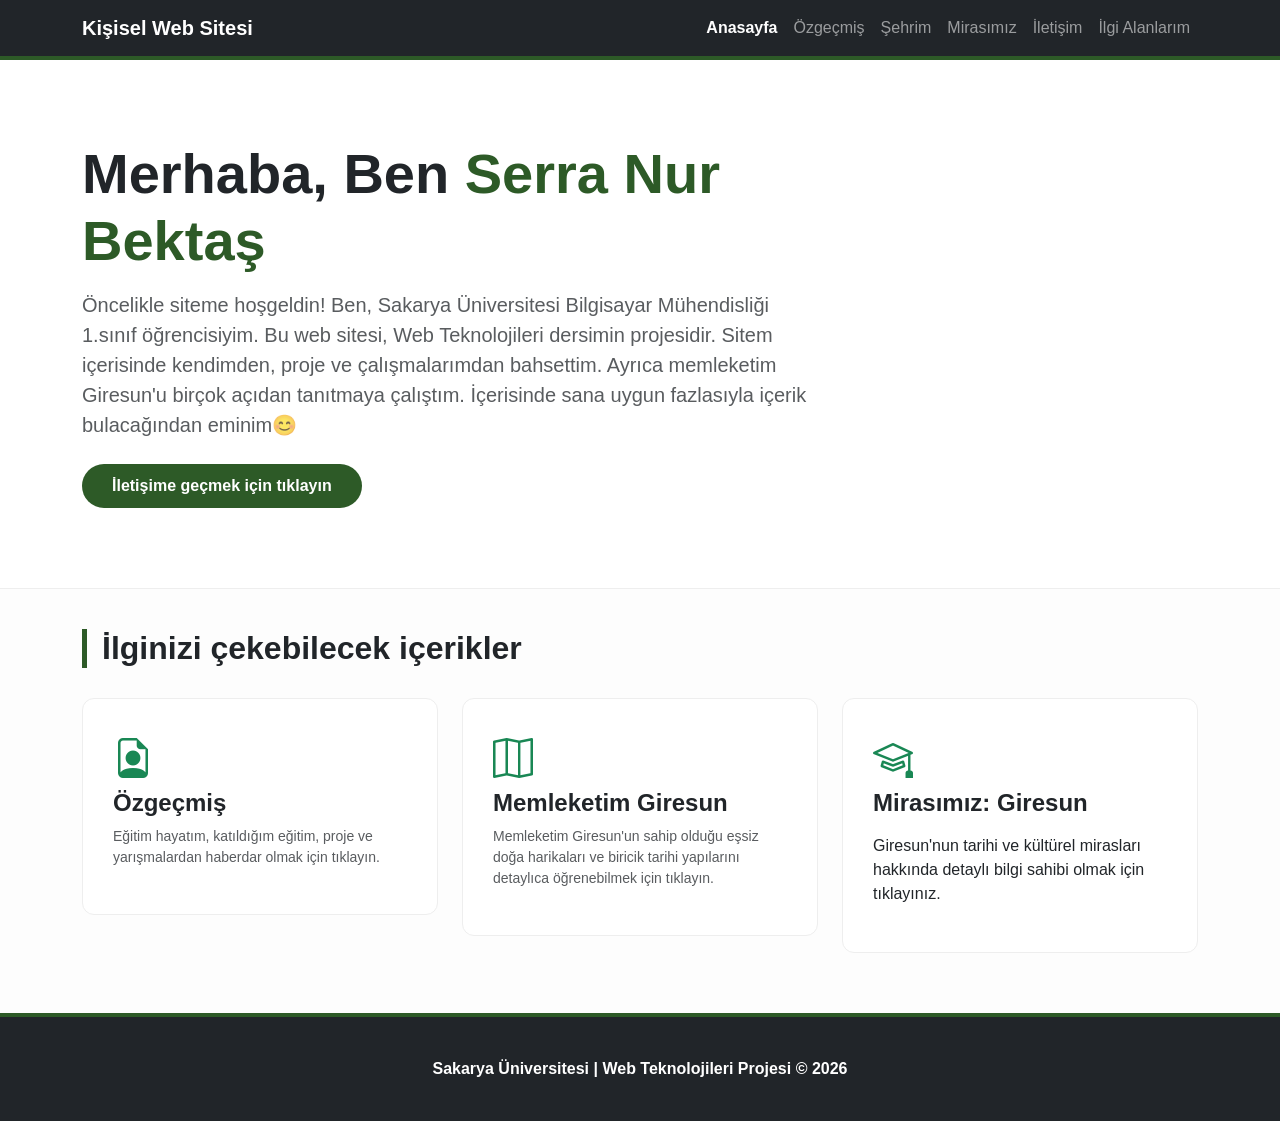
<file: index.html>
<!DOCTYPE html>
<html lang="tr">
<head>
    <meta charset="UTF-8">
    <meta name="viewport" content="width=device-width, initial-scale=1.0">
    <title>Anasayfa | Serra Nur Bektaş</title>
    <link href="https://cdn.jsdelivr.net/npm/bootstrap@5.3.0/dist/css/bootstrap.min.css" rel="stylesheet">
    <link rel="stylesheet" href="https://cdn.jsdelivr.net/npm/bootstrap-icons@1.10.0/font/bootstrap-icons.css">
    <style>
        :root {
            --ana-yesil: #2d5a27; /* Giresun Yeşili */
            --koyu: #212529;
            --arka-plan: #fdfdfd;
        }

        body {
            background-color: var(--arka-plan);
            font-family: 'Segoe UI', Tahoma, Geneva, Verdana, sans-serif;
            color: var(--koyu);
        }

        /* Navigasyon - Diğer sayfalarla ortak */
        .navbar { 
            background-color: var(--koyu) !important; 
            border-bottom: 4px solid var(--ana-yesil);
        }

        /* Giriş Bölümü - Özgeçmiş Header stili ile aynı */
        .intro-header {
            background-color: #fff;
            border-bottom: 1px solid #eee;
            padding: 80px 0;
            margin-bottom: 40px;
        }

        .section-title {
            border-left: 5px solid var(--ana-yesil);
            padding-left: 15px;
            margin-bottom: 30px;
            font-weight: 700;
        }

        /* Özgeçmişteki cv-card yapısı */
        .cv-card {
            background: #fff;
            border: 1px solid #eee;
            border-radius: 12px;
            padding: 30px;
            height: 100%;
            transition: all 0.3s ease;
        }

        .nav-link-card {
            text-decoration: none;
            color: inherit;
            display: block;
        }

        .nav-link-card:hover .cv-card {
            transform: translateY(-8px);
            box-shadow: 0 15px 35px rgba(0,0,0,0.05);
            border-color: var(--ana-yesil);
        }

        .btn-giresun {
            background-color: var(--ana-yesil);
            color: white;
            border-radius: 50px;
            padding: 10px 30px;
            border: none;
            font-weight: 600;
            transition: 0.3s;
        }

        .btn-giresun:hover {
            background-color: var(--koyu);
            color: white;
        }

        /* Footer Koruması - Ekrana tam yayılan siyah bant */
        .footer-full {
            background-color: var(--koyu);
            color: white;
            border-top: 4px solid var(--ana-yesil);
            width: 100vw;
            position: relative;
            left: 50%;
            right: 50%;
            margin-left: -50vw;
            margin-right: -50vw;
            padding: 40px 0;
            margin-top: 60px;
        }
    </style>
</head>
<body>

<nav class="navbar navbar-expand-lg navbar-dark sticky-top">
    <div class="container">
        <a class="navbar-brand fw-bold" href="index.html">Kişisel Web Sitesi</a>
        <div class="collapse navbar-collapse" id="serraNav">
            <div class="navbar-nav ms-auto">
                <a class="nav-link active fw-bold" href="index.html">Anasayfa</a>
                <a class="nav-link" href="ozgecmis.html">Özgeçmiş</a>
                <a class="nav-link" href="sehrim.html">Şehrim</a>
                <a class="nav-link" href="mirasimiz.html">Mirasımız</a>
                <a class="nav-link" href="iletisim.html">İletişim</a>
                <a class="nav-link" href="ilgi alanlarim.html">İlgi Alanlarım</a>
           
            </div>
        </div>
    </div>
</nav>

<header class="intro-header">
    <div class="container">
        <div class="row align-items-center">
            <div class="col-lg-8">
                <h1 class="display-4 fw-bold mb-3">Merhaba, Ben <span style="color: var(--ana-yesil);">Serra Nur Bektaş</span></h1>
                <p class="lead text-muted mb-4">
                    <strong>Öncelikle siteme hoşgeldin! </strong>
                Ben, Sakarya Üniversitesi Bilgisayar Mühendisliği 1.sınıf öğrencisiyim. Bu web sitesi, Web Teknolojileri dersimin projesidir. Sitem içerisinde kendimden, proje ve çalışmalarımdan bahsettim. Ayrıca memleketim Giresun'u birçok açıdan tanıtmaya çalıştım. İçerisinde sana uygun fazlasıyla içerik bulacağından eminim😊</p>
                <a href="iletisim.html" class="btn btn-giresun">İletişime geçmek için tıklayın</a>
            </div>
           
        </div>
    </div>
</header>

<main class="container mb-5">
    <h2 class="section-title">İlginizi çekebilecek içerikler</h2>
    <div class="row g-4">
        <div class="col-md-4">
            <a href="ozgecmis.html" class="nav-link-card">
                <div class="cv-card">
                    <i class="bi bi-file-earmark-person fs-1 text-success mb-3"></i>
                    <h4 class="fw-bold">Özgeçmiş</h4>
                    <p class="text-muted small">Eğitim hayatım, katıldığım eğitim, proje ve yarışmalardan haberdar olmak için tıklayın.</p>
                </div>
            </a>
        </div>
        <div class="col-md-4">
            <a href="sehrim.html" class="nav-link-card">
                <div class="cv-card">
                    <i class="bi bi-map fs-1 text-success mb-3"></i>
                    <h4 class="fw-bold">Memleketim Giresun</h4>
                    <p class="text-muted small">Memleketim Giresun'un sahip olduğu eşsiz doğa harikaları ve biricik tarihi yapılarını detaylıca öğrenebilmek için tıklayın.</p>
                </div>
            </a>
        </div>
        <div class="col-md-4">
            <a href="mirasimiz.html" class="nav-link-card">
                <div class="cv-card">
                    <i class="bi bi-mortarboard fs-1 text-success mb-3"></i>
                    <h4 class="fw-bold">Mirasımız: Giresun</h4>
                    <p class="text-muted small"></p>Giresun'nun tarihi ve kültürel mirasları hakkında detaylı bilgi sahibi olmak için tıklayınız.</p>
                </div>
            </a>
        </div>
    </div>
</main>

<footer class="footer-full text-center">
    <div class="container-fluid">
        <p class="mb-0 fw-bold">Sakarya Üniversitesi | Web Teknolojileri Projesi &copy; 2026</p>
         </div>
</footer>

<script src="https://cdn.jsdelivr.net/npm/bootstrap@5.3.0/dist/js/bootstrap.bundle.min.js"></script>
</body>
</html>
</file>
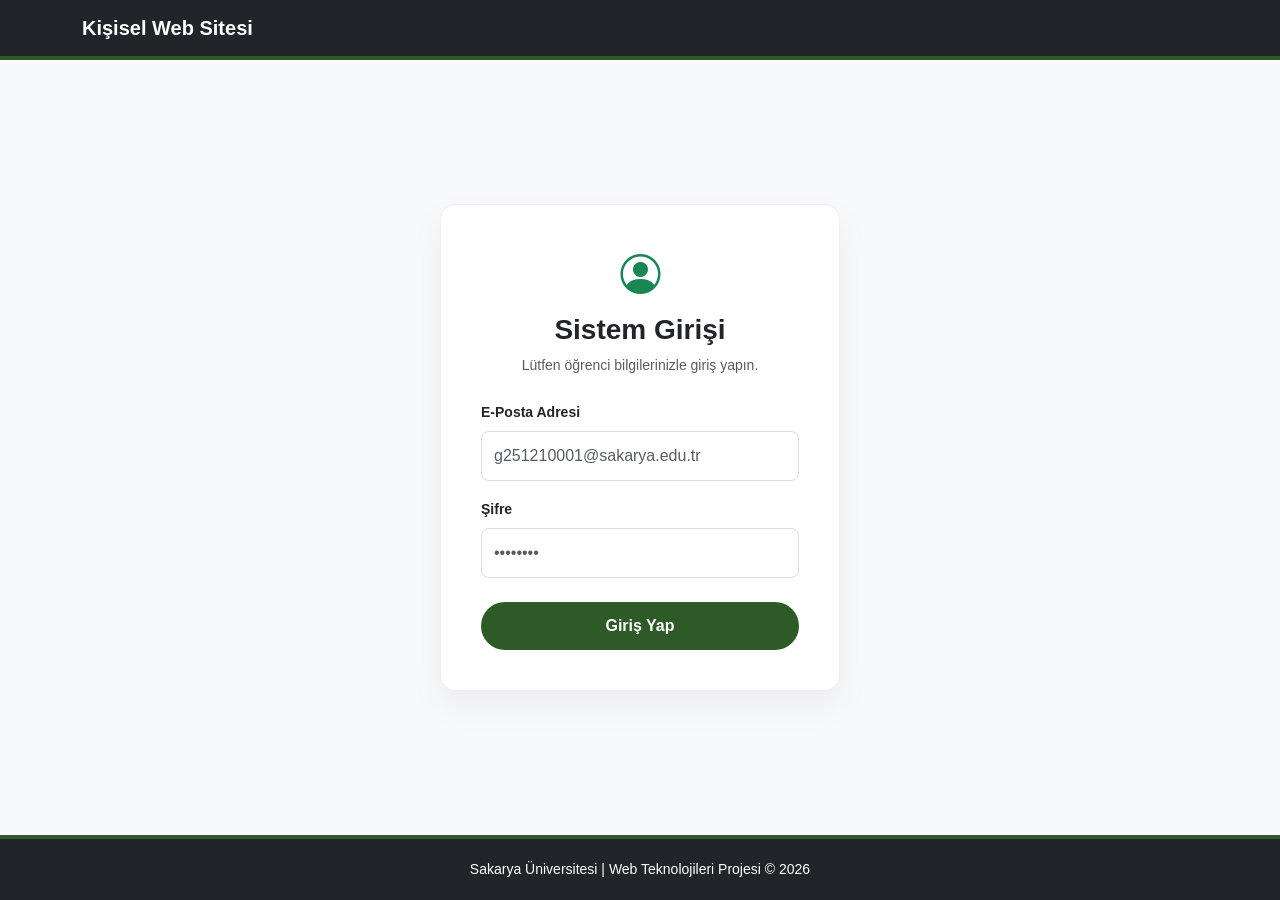
<file: giriş.html>
<!DOCTYPE html>
<html lang="tr">
<head>
    <meta charset="UTF-8">
    <meta name="viewport" content="width=device-width, initial-scale=1.0">
    <title>Giriş Yap</title>
    <link href="https://cdn.jsdelivr.net/npm/bootstrap@5.3.0/dist/css/bootstrap.min.css" rel="stylesheet">
    <link rel="stylesheet" href="https://cdn.jsdelivr.net/npm/bootstrap-icons@1.10.0/font/bootstrap-icons.css">
    <style>
        :root {
            --ana-yesil: #2d5a27;
            --koyu: #212529;
            --arka-plan: #f8f9fa;
        }

        body {
            background-color: var(--arka-plan);
            font-family: 'Segoe UI', Tahoma, Geneva, Verdana, sans-serif;
            display: flex;
            flex-direction: column;
            min-height: 100vh;
        }

        .navbar { 
            background-color: var(--koyu) !important; 
            border-bottom: 4px solid var(--ana-yesil);
        }

        /* Login Kartı - cv-card yapısıyla uyumlu */
        .login-card {
            background: #fff;
            border: 1px solid #eee;
            border-radius: 15px;
            padding: 40px;
            box-shadow: 0 15px 35px rgba(0,0,0,0.05);
            max-width: 400px;
            width: 100%;
        }

        .login-container {
            flex: 1;
            display: flex;
            align-items: center;
            justify-content: center;
            padding: 40px 0;
        }

        .form-control {
            border-radius: 8px;
            padding: 12px;
            border: 1px solid #ddd;
        }

        .form-control:focus {
            border-color: var(--ana-yesil);
            box-shadow: 0 0 0 0.25rem rgba(45, 90, 39, 0.15);
        }

        .btn-login {
            background-color: var(--ana-yesil);
            color: white;
            border-radius: 50px;
            padding: 12px;
            border: none;
            font-weight: 600;
            width: 100%;
            transition: 0.3s;
        }

        .btn-login:hover {
            background-color: var(--koyu);
            color: white;
        }

        .footer-full {
            background-color: var(--koyu);
            color: white;
            border-top: 4px solid var(--ana-yesil);
            padding: 20px 0;
            text-align: center;
        }
    </style>
</head>
<body>

<nav class="navbar navbar-expand-lg navbar-dark">
    <div class="container">
        <a class="navbar-brand fw-bold" href="index.html">Kişisel Web Sitesi</a>
    </div>
</nav>

<div class="login-container">
    <div class="login-card">
        <div class="text-center mb-4">
            <i class="bi bi-person-circle fs-1 text-success"></i>
            <h3 class="fw-bold mt-2">Sistem Girişi</h3>
            <p class="text-muted small">Lütfen öğrenci bilgilerinizle giriş yapın.</p>
        </div>

        <form action="login_kontrol.php" method="POST" id="loginForm">
            <div class="mb-3">
                <label class="form-label small fw-bold">E-Posta Adresi</label>
                <input type="email" name="email" class="form-control" placeholder="g251210001@sakarya.edu.tr" required>
            </div>
            <div class="mb-4">
                <label class="form-label small fw-bold">Şifre</label>
                <input type="password" name="password" class="form-control" placeholder="••••••••" required>
            </div>
            <button type="submit" class="btn-login">Giriş Yap</button>
        </form>
    </div>
</div>

<footer class="footer-full">
    <div class="container">
        <p class="mb-0 small">Sakarya Üniversitesi | Web Teknolojileri Projesi &copy; 2026</p>
    </div>
</footer>

<script src="https://cdn.jsdelivr.net/npm/bootstrap@5.3.0/dist/js/bootstrap.bundle.min.js"></script>
</body>
</html>
</file>
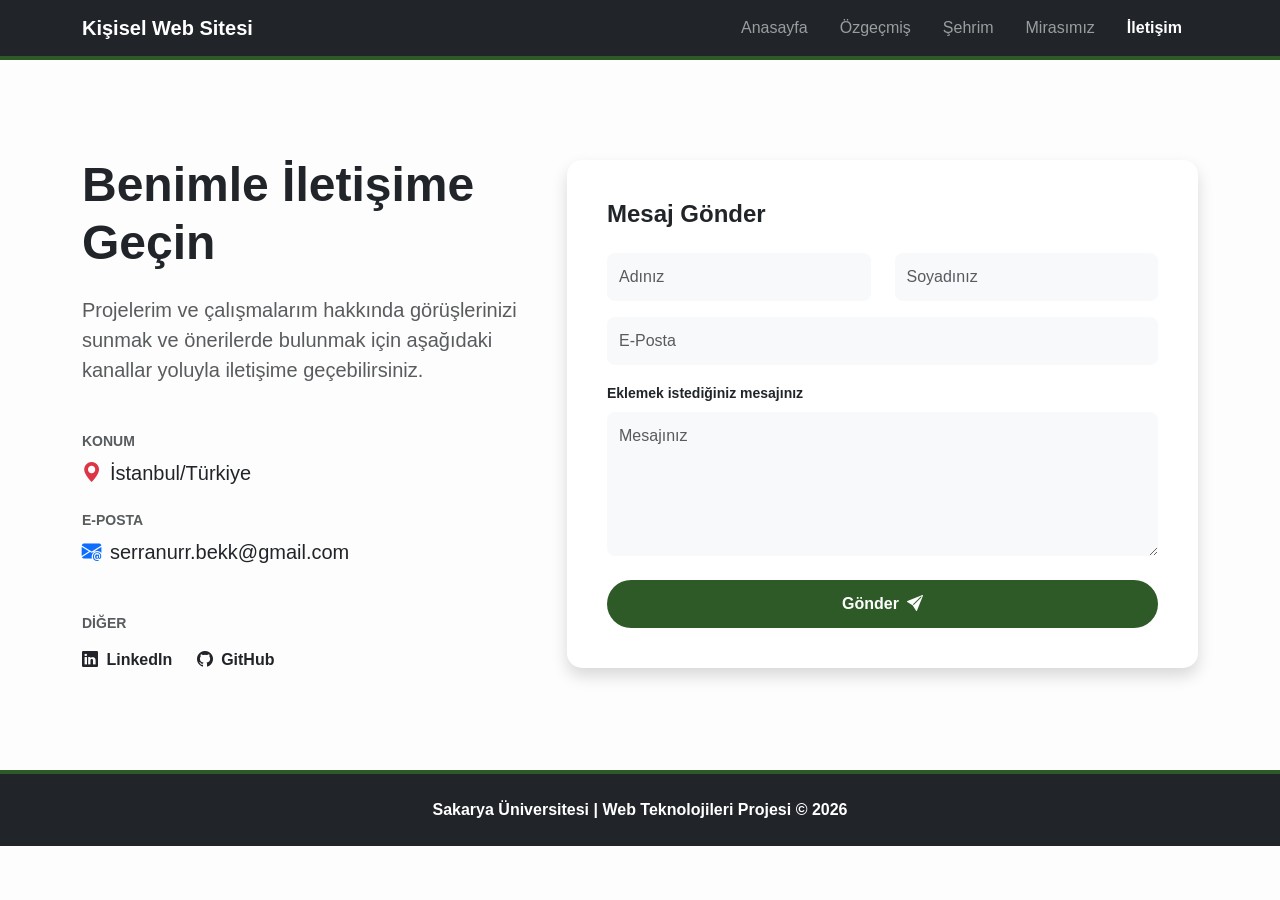
<file: iletisim.html>
<!DOCTYPE html>
<html lang="tr">
<head>
    <meta charset="UTF-8">
    <meta name="viewport" content="width=device-width, initial-scale=1.0">
    <title>İletişim </title>
    <link href="https://cdn.jsdelivr.net/npm/bootstrap@5.3.0/dist/css/bootstrap.min.css" rel="stylesheet">
    <link rel="stylesheet" href="https://cdn.jsdelivr.net/npm/bootstrap-icons@1.10.0/font/bootstrap-icons.css">
    <style>
        :root {
            --giresun-yesili: #2d5a27;
            --koyu-gri: #212529;
            --arka-plan: #fdfdfd;
        }

        body {
            background-color: var(--arka-plan);
            font-family: 'Segoe UI', Tahoma, Geneva, Verdana, sans-serif;
            margin: 0;
            padding: 0;
            overflow-x: hidden;
        }

        .navbar { 
            background-color: var(--koyu-gri) !important; 
            border-bottom: 4px solid var(--giresun-yesili);
        }

        .contact-card {
            background: white;
            border-radius: 15px;
            padding: 40px;
            box-shadow: 0 10px 30px rgba(0,0,0,0.05);
            border-top: 5px solid var(--giresun-yesili);
        }

        .form-control {
            border-radius: 8px;
            padding: 12px;
            border: 1px solid #eee;
            background-color: #f8f9fa;
        }

        .form-control:focus {
            border-color: var(--giresun-yesili);
            box-shadow: 0 0 0 0.25rem rgba(45, 90, 39, 0.15);
            background-color: #fff;
        }

        .btn-submit {
            background-color: var(--giresun-yesili);
            color: white;
            border-radius: 50px;
            padding: 12px 40px;
            border: none;
            font-weight: 600;
            transition: 0.3s;
        }

        .btn-submit:hover {
            background-color: var(--koyu-gri);
            transform: translateY(-2px);
            color: white;
        }

        .social-link {
            text-decoration: none;
            color: var(--koyu-gri);
            font-weight: 600;
            transition: 0.3s;
            display: inline-block;
            margin-right: 20px;
        }

        .social-link:hover {
            color: var(--giresun-yesili);
        }
    </style>
</head>
<body>

<nav class="navbar navbar-expand-lg navbar-dark sticky-top">
    <div class="container">
        <a class="navbar-brand fw-bold" href="index.html">Kişisel Web Sitesi</a>
        <button class="navbar-toggler border-0" type="button" data-bs-toggle="collapse" data-bs-target="#serraNav">
            <span class="navbar-toggler-icon"></span>
        </button>
        <div class="collapse navbar-collapse" id="serraNav">
            <div class="navbar-nav ms-auto">
                <a class="nav-link px-3" href="index.html">Anasayfa</a>
                <a class="nav-link px-3" href="ozgecmis.html">Özgeçmiş</a>
                <a class="nav-link px-3" href="sehrim.html">Şehrim</a>
                <a class="nav-link px-3" href="mirasimiz.html">Mirasımız</a>
                <a class="nav-link active px-3 fw-bold" href="iletisim.html">İletişim</a>
            </div>
        </div>
    </div>
</nav>

<main class="container py-5 my-5">
    <div class="row g-5 align-items-center">
        <div class="col-lg-5">
            <h1 class="display-5 fw-bold mb-4" style="color: var(--koyu-gri);">Benimle İletişime Geçin</h1>
            <p class="lead mb-5 text-muted">Projelerim ve çalışmalarım hakkında görüşlerinizi sunmak ve önerilerde bulunmak için aşağıdaki kanallar yoluyla iletişime geçebilirsiniz. </p>
            
            <div class="mb-4">
                <h6 class="text-uppercase fw-bold text-muted small mb-2">Konum</h6>
                <p class="fs-5 fw-medium"><i class="bi bi-geo-alt-fill text-danger me-2"></i>İstanbul/Türkiye </p>
            </div>
            
            <div class="mb-4">
                <h6 class="text-uppercase fw-bold text-muted small mb-2">E-Posta</h6>
                <p class="fs-5 fw-medium"><i class="bi bi-envelope-at-fill text-primary me-2"></i>serranurr.bekk@gmail.com</p>
            </div>

            <div class="mt-5">
                <h6 class="text-uppercase fw-bold text-muted small mb-3">Diğer</h6>
                <a href="https://www.linkedin.com/in/serra-nur-bekta%C5%9F-68648b402/" target="_blank" class="social-link"><i class="bi bi-linkedin me-1"></i> LinkedIn</a>
                <a href="https://github.com/serranurbkts/webodev" target="_blank" class="social-link"><i class="bi bi-github me-1"></i> GitHub</a>
            </div>
        </div>

        <div class="col-lg-7">
            <div class="contact-card border-0 shadow">
                <h4 class="fw-bold mb-4">Mesaj Gönder</h4>
                <form action="#" method="POST">
                    <div class="row">
                        <div class="col-md-6 mb-3">
                            
                            <input type="text" class="form-control border-0" placeholder="Adınız" required>
                        </div>
                        <div class="col-md-6 mb-3">
                            
                            <input type="text" class="form-control border-0" placeholder="Soyadınız" required>
                        </div>
                    </div>
                    <div class="mb-3">
                        
                        <input type="email" class="form-control border-0" placeholder="E-Posta" required>
                    </div>
                    <div class="mb-4">
                        <label class="form-label small fw-bold">Eklemek istediğiniz mesajınız</label>
                        <textarea class="form-control border-0" rows="5" placeholder="Mesajınız" required></textarea>
                    </div>
                    <button type="submit" class="btn-submit w-100">Gönder<i class="bi bi-send-fill ms-2"></i></button>
                </form>
            </div>
        </div>
    </div>
</main>

<footer style="background-color: #212529; color: white; border-top: 4px solid #2d5a27; width: 100vw; position: relative; left: 50%; right: 50%; margin-left: -50vw; margin-right: -50vw; margin-top: 50px;">
    <div class="container-fluid text-center py-4">
        <p class="mb-0 fw-bold">Sakarya Üniversitesi | Web Teknolojileri Projesi &copy; 2026</p> </div>
</footer>

<script src="https://cdn.jsdelivr.net/npm/bootstrap@5.3.0/dist/js/bootstrap.bundle.min.js"></script>
</body>
</html>
</file>
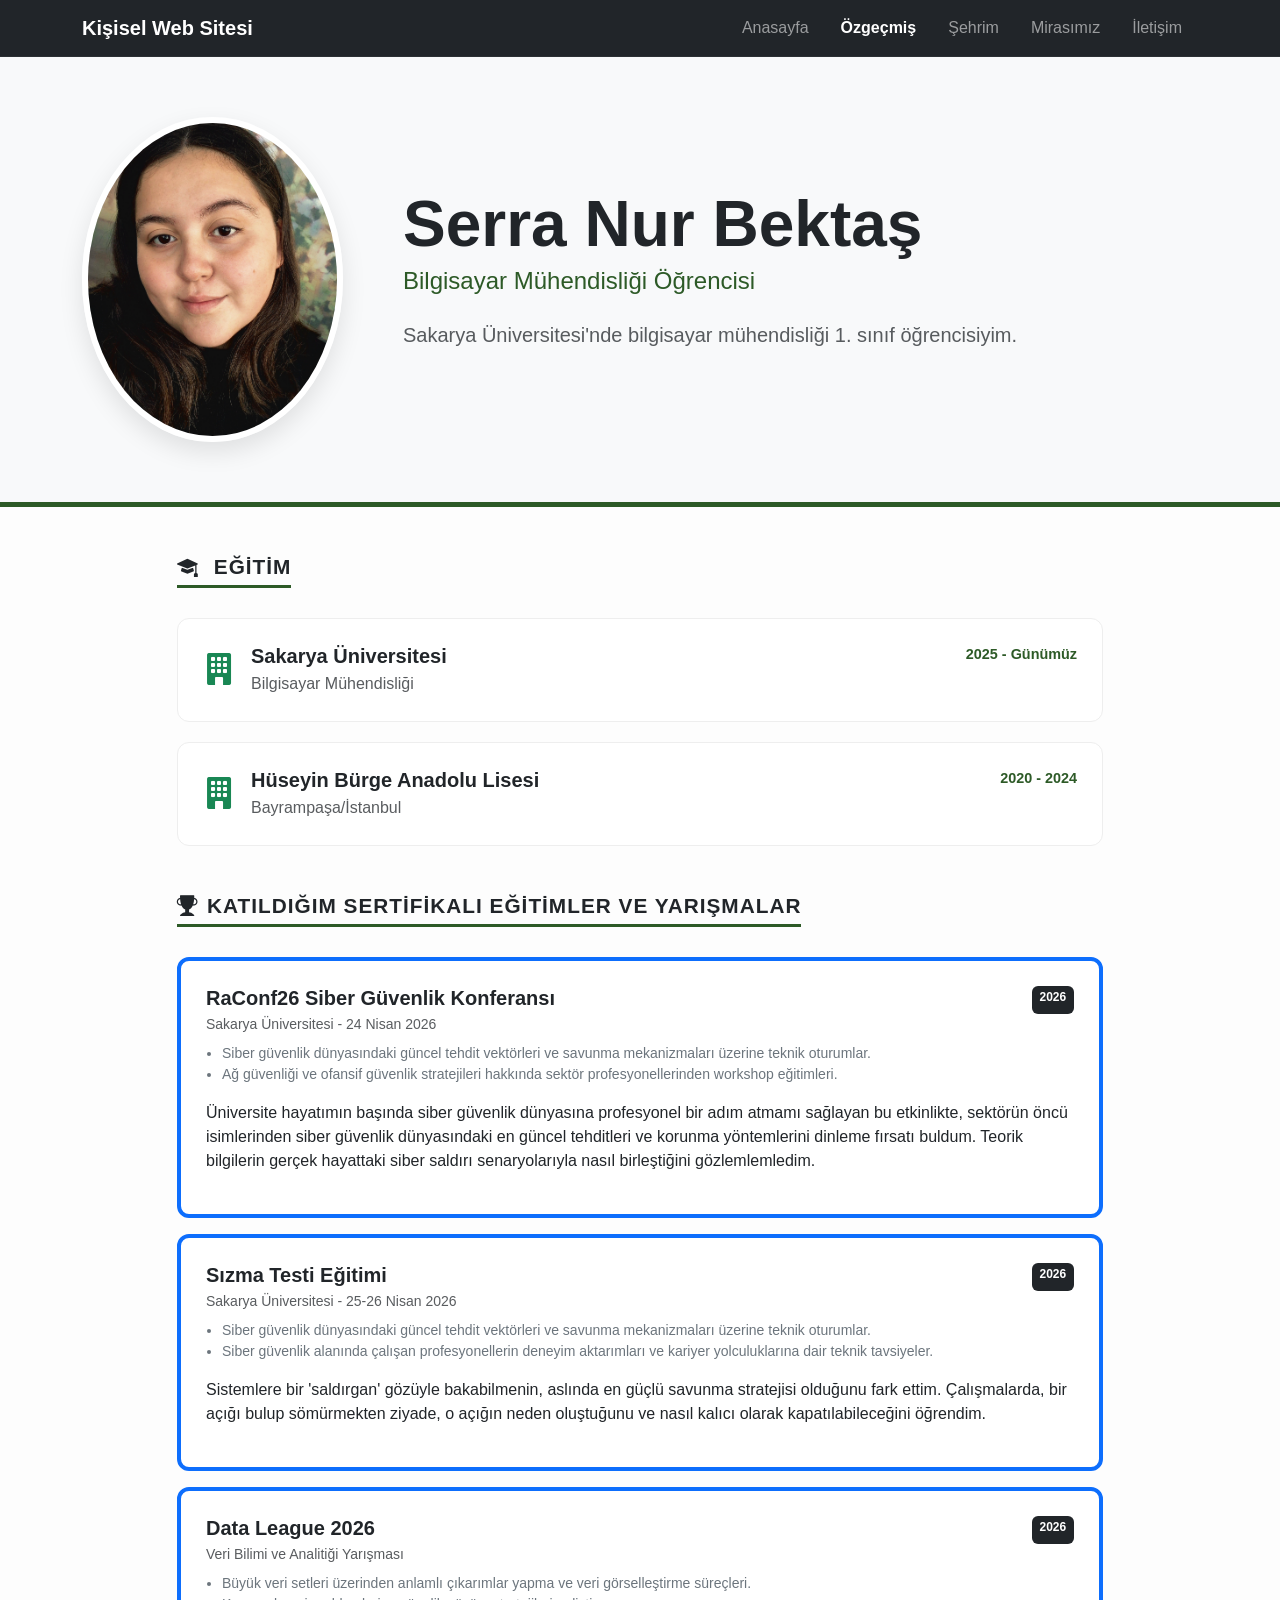
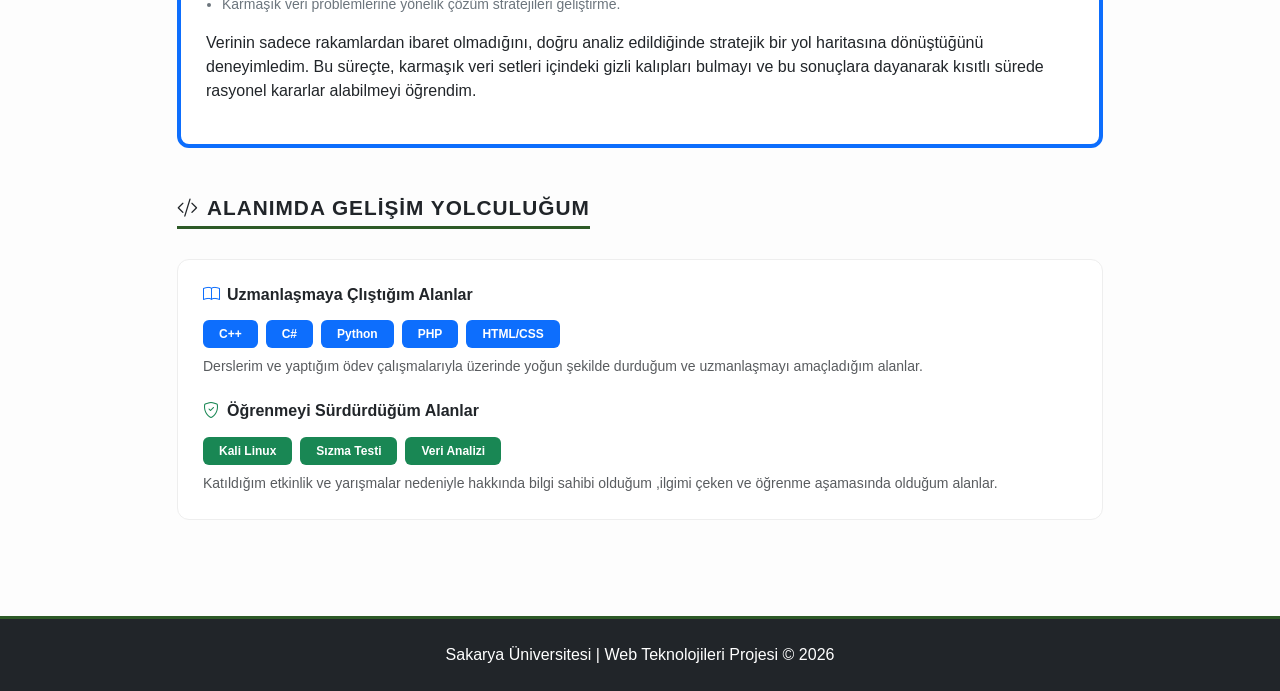
<file: ozgecmis.html>
<!DOCTYPE html>
<html lang="tr">
<head>
    <meta charset="UTF-8">
    <meta name="viewport" content="width=device-width, initial-scale=1.0">
    <title>Özgeçmişim</title>
    <link href="https://cdn.jsdelivr.net/npm/bootstrap@5.3.0/dist/css/bootstrap.min.css" rel="stylesheet">
    <link rel="stylesheet" href="https://cdn.jsdelivr.net/npm/bootstrap-icons@1.10.0/font/bootstrap-icons.css">
    <style>
        :root {
            --giresun-yesili: #2d5a27;
            --koyu-gri: #212529;
            --acik-gri: #f8f9fa;
        }

        body {
            background-color: #fdfdfd;
            font-family: 'Segoe UI', Tahoma, Geneva, Verdana, sans-serif;
            margin: 0;
            padding: 0;
            overflow-x: hidden; /* Sağa kaymayı engeller */
        }

        .resume-header {
            background-color: var(--acik-gri);
            border-bottom: 5px solid var(--giresun-yesili);
            padding: 60px 0;
        }

        .profile-img {
            width: 100% !important;
    height: 100% !important;
    object-fit: cover !important; /* Resmin sünmesini engeller */
    border: 6px solid #fff;
    box-shadow: 0 10px 25px rgba(0,0,0,0.1);
    border-radius: 50% !important;
    display: block;
        }

        .section-title {
            font-weight: 700;
            color: var(--koyu-gri);
            border-bottom: 3px solid var(--giresun-yesili);
            display: inline-block;
            padding-bottom: 5px;
            margin-bottom: 30px;
            text-transform: uppercase;
            font-size: 1.3rem;
            letter-spacing: 1px;
        }

        .cv-card {
            background: #fff;
            border: 1px solid #eee;
            border-radius: 12px;
            padding: 25px;
            margin-bottom: 20px;
            transition: all 0.3s ease;
        }

        .cv-card:hover {
            transform: translateY(-5px);
            box-shadow: 0 15px 35px rgba(0,0,0,0.05);
            border-left: 5px solid var(--giresun-yesili);
        }

        .timeline-date {
            color: var(--giresun-yesili);
            font-weight: 600;
            font-size: 0.9rem;
        }
    </style>
</head>
<body>
    <nav class="navbar navbar-expand-lg navbar-dark sticky-top" style="background-color: #212529 !important; border-bottom: 1px solid rgba(255,255,255,0.05);">
        <div class="container">
            <a class="navbar-brand fw-bold" href="index.html">Kişisel Web Sitesi</a>
            <button class="navbar-toggler border-0" type="button" data-bs-toggle="collapse" data-bs-target="#serraNav">
                <span class="navbar-toggler-icon"></span>
            </button>
            <div class="collapse navbar-collapse" id="serraNav">
                <div class="navbar-nav ms-auto">
                    <a class="nav-link px-3" href="index.html">Anasayfa</a>
                    <a class="nav-link active px-3 fw-bold" href="ozgecmis.html">Özgeçmiş</a>
                    <a class="nav-link px-3" href="sehrim.html">Şehrim</a>
                    <a class="nav-link px-3" href="mirasimiz.html">Mirasımız</a>
                    <a class="nav-link px-3" href="iletisim.html">İletişim</a>
                </div>
            </div>
        </div>
    </nav>

    <header class="resume-header">
       <div class="container">
            <div class="row align-items-center">
                <div class="col-lg-3 text-center mb-4 mb-lg-0">
                    <img src="img/ben.jpg" alt="Profil" class="profile-img rounded-circle">
                </div>
                <div class="col-lg-9 ps-lg-5">
                    <h1 class="display-3 fw-bold mb-1">Serra Nur Bektaş</h1>
                    <h4 class="mb-4" style="color: var(--giresun-yesili);">Bilgisayar Mühendisliği Öğrencisi</h4>
                    <p class="lead text-muted mb-4">Sakarya Üniversitesi'nde bilgisayar mühendisliği 1. sınıf öğrencisiyim.</p>
                </div>
            </div>
        </div>
    </header>

    <main class="container my-5">
        <div class="row">
            <div class="col-lg-10 mx-auto">
                <section class="mb-5">
                    <h2 class="section-title"><i class="bi bi-mortarboard-fill me-2"></i> Eğitim</h2>
                    <a href="https://cs.sakarya.edu.tr/" target="_blank" class="text-decoration-none">
                        <div class="cv-card">
                            <div class="d-flex justify-content-between align-items-start">
                                <div class="d-flex align-items-center">
                                    <div class="me-3 d-none d-md-block"><i class="bi bi-building-fill text-success fs-2"></i></div>
                                    <div>
                                        <h5 class="fw-bold mb-1 text-dark">Sakarya Üniversitesi</h5>
                                        <p class="mb-0 text-muted">Bilgisayar Mühendisliği</p>
                                    </div>
                                </div>
                                <span class="timeline-date">2025 - Günümüz</span>
                            </div>
                        </div>
                    </a>
                     <a href="https://huseyinburge.meb.k12.tr/" target="_blank" class="text-decoration-none">
                        <div class="cv-card">
                            <div class="d-flex justify-content-between align-items-start">
                                <div class="d-flex align-items-center">
                                    <div class="me-3 d-none d-md-block"><i class="bi bi-building-fill text-success fs-2"></i></div>
                                    <div>
                                        <h5 class="fw-bold mb-1 text-dark">Hüseyin Bürge Anadolu Lisesi</h5>
                                        <p class="mb-0 text-muted">Bayrampaşa/İstanbul</p>
                                    </div>
                                </div>
                                <span class="timeline-date">2020 - 2024</span>
                            </div>
                        </div>
                    </a>
                </section>

                 <section class="mb-5">

    <h2 class="section-title"><i class="bi bi-trophy-fill me-2"></i>Katıldığım Sertifikalı Eğitimler ve Yarışmalar</h2>

     <div class="cv-card mb-3 border-start border-4" style="border-color: #0d6efd !important;">

        <div class="d-flex justify-content-between">

            <h5 class="fw-bold mb-1">RaConf26 Siber Güvenlik Konferansı</h5>

            <span class="badge bg-dark">2026</span>

        </div>

        <p class="text-muted small mb-2">Sakarya Üniversitesi - 24 Nisan 2026</p>

        <ul class="small text-secondary ps-3">

            <li>Siber güvenlik dünyasındaki güncel tehdit vektörleri ve savunma mekanizmaları üzerine teknik oturumlar.</li>

            <li>Ağ güvenliği ve ofansif güvenlik stratejileri hakkında sektör profesyonellerinden workshop eğitimleri.</li>

        </ul>

        <p>Üniversite hayatımın başında siber güvenlik dünyasına profesyonel bir adım atmamı sağlayan bu etkinlikte, sektörün öncü isimlerinden siber güvenlik dünyasındaki en güncel tehditleri ve korunma yöntemlerini dinleme fırsatı buldum. Teorik bilgilerin gerçek hayattaki siber saldırı senaryolarıyla nasıl birleştiğini gözlemlemledim.</p>

   

    </div>

    <div class="cv-card mb-3 border-start border-4" style="border-color:#0d6efd  !important;">

        <div class="d-flex justify-content-between">

            <h5 class="fw-bold mb-1">Sızma Testi Eğitimi</h5>

            <span class="badge bg-dark">2026</span>

        </div>

        <p class="text-muted small mb-2">Sakarya Üniversitesi - 25-26 Nisan 2026</p>

        <ul class="small text-secondary ps-3">

            <li>Siber güvenlik dünyasındaki güncel tehdit vektörleri ve savunma mekanizmaları üzerine teknik oturumlar.</li>

            <li>Siber güvenlik alanında çalışan profesyonellerin deneyim aktarımları ve kariyer yolculuklarına dair teknik tavsiyeler.</li>

        </ul>

        <p>Sistemlere bir 'saldırgan' gözüyle bakabilmenin, aslında en güçlü savunma stratejisi olduğunu fark ettim. Çalışmalarda, bir açığı bulup sömürmekten ziyade, o açığın neden oluştuğunu ve nasıl kalıcı olarak kapatılabileceğini öğrendim.</p>

         </div>



    <div class="cv-card mb-3 border-start border-4" style="border-color: #0d6efd !important;">

        <div class="d-flex justify-content-between">

            <h5 class="fw-bold mb-1">Data League 2026</h5>

            <span class="badge bg-dark">2026</span>

        </div>

        <p class="text-muted small mb-2">Veri Bilimi ve Analitiği Yarışması  </p>

        <ul class="small text-secondary ps-3">

            <li>Büyük veri setleri üzerinden anlamlı çıkarımlar yapma ve veri görselleştirme süreçleri.</li>

            <li>Karmaşık veri problemlerine yönelik çözüm stratejileri geliştirme.</li>

        </ul>

        <p>Verinin sadece rakamlardan ibaret olmadığını, doğru analiz edildiğinde stratejik bir yol haritasına dönüştüğünü deneyimledim. Bu süreçte, karmaşık veri setleri içindeki gizli kalıpları bulmayı ve bu sonuçlara dayanarak kısıtlı sürede rasyonel kararlar alabilmeyi öğrendim.</p>

    </div>

</section>
<section class="mb-5">
                    <h2 class="section-title"><i class="bi bi-code-slash me-2"></i>Alanımda Gelişim Yolculuğum</h2>
                    <div class="cv-card">
                        <div class="mb-4">
                            <h6 class="fw-bold text-dark mb-3">
                                <i class="bi bi-book me-2 text-primary"></i>Uzmanlaşmaya Çlıştığım Alanlar
                            </h6>
                            <div class="d-flex flex-wrap gap-2">
                                  <span class="badge bg-primary px-3 py-2">C++</span>
                                <span class="badge bg-primary px-3 py-2">C#</span>
                                <span class="badge bg-primary px-3 py-2">Python</span>
                                <span class="badge bg-primary px-3 py-2">PHP</span>
                                <span class="badge bg-primary px-3 py-2">HTML/CSS</span>
                            </div>
                            <small class="text-muted d-block mt-2">Derslerim ve yaptığım ödev çalışmalarıyla üzerinde yoğun şekilde durduğum ve uzmanlaşmayı amaçladığım alanlar.</small>
                        </div>

                        <div>
                            <h6 class="fw-bold text-dark mb-3">
                                <i class="bi bi-shield-check me-2 text-success"></i>Öğrenmeyi Sürdürdüğüm Alanlar
                            </h6>
                            <div class="d-flex flex-wrap gap-2">
                                <span class="badge bg-success px-3 py-2">Kali Linux</span>
                                <span class="badge bg-success px-3 py-2">Sızma Testi</span>
                                <span class="badge bg-success px-3 py-2">Veri Analizi</span>
                              
                            </div>
                             <small class="text-muted d-block mt-2">Katıldığım etkinlik ve yarışmalar nedeniyle hakkında bilgi sahibi olduğum ,ilgimi çeken ve öğrenme aşamasında olduğum alanlar.</small>
                    
                        </div>
                    </div>
                </section>

</div>

</div>
</main>

    <footer style="background-color: #212529; color: white; border-top: 3px solid #2d5a27; width: 100vw; position: relative; left: 50%; right: 50%; margin-left: -50vw; margin-right: -50vw;">
        <div class="container-fluid text-center py-4">
            <p class="mb-0">Sakarya Üniversitesi | Web Teknolojileri Projesi &copy; 2026</p>
                 </div>
    </footer>

    <script src="https://cdn.jsdelivr.net/npm/bootstrap@5.3.0/dist/js/bootstrap.bundle.min.js"></script>
</body>
</html>
</file>
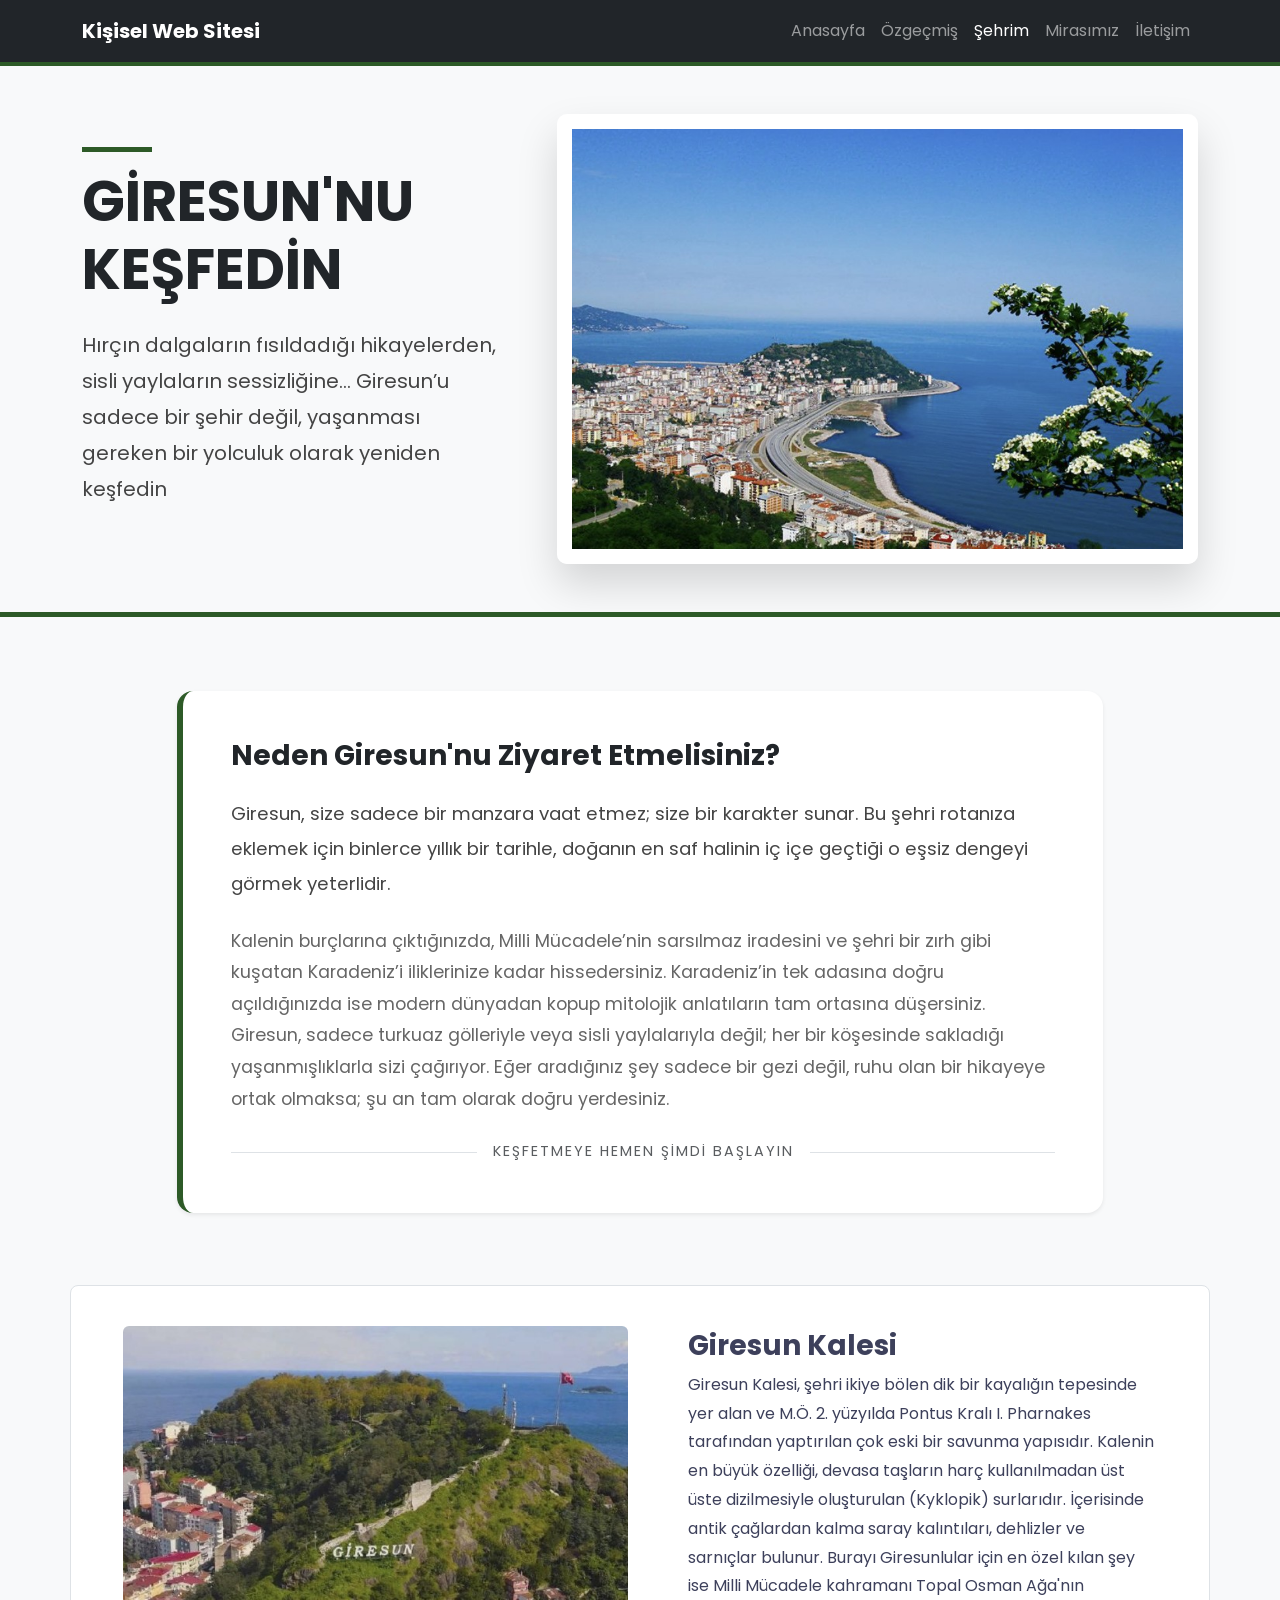
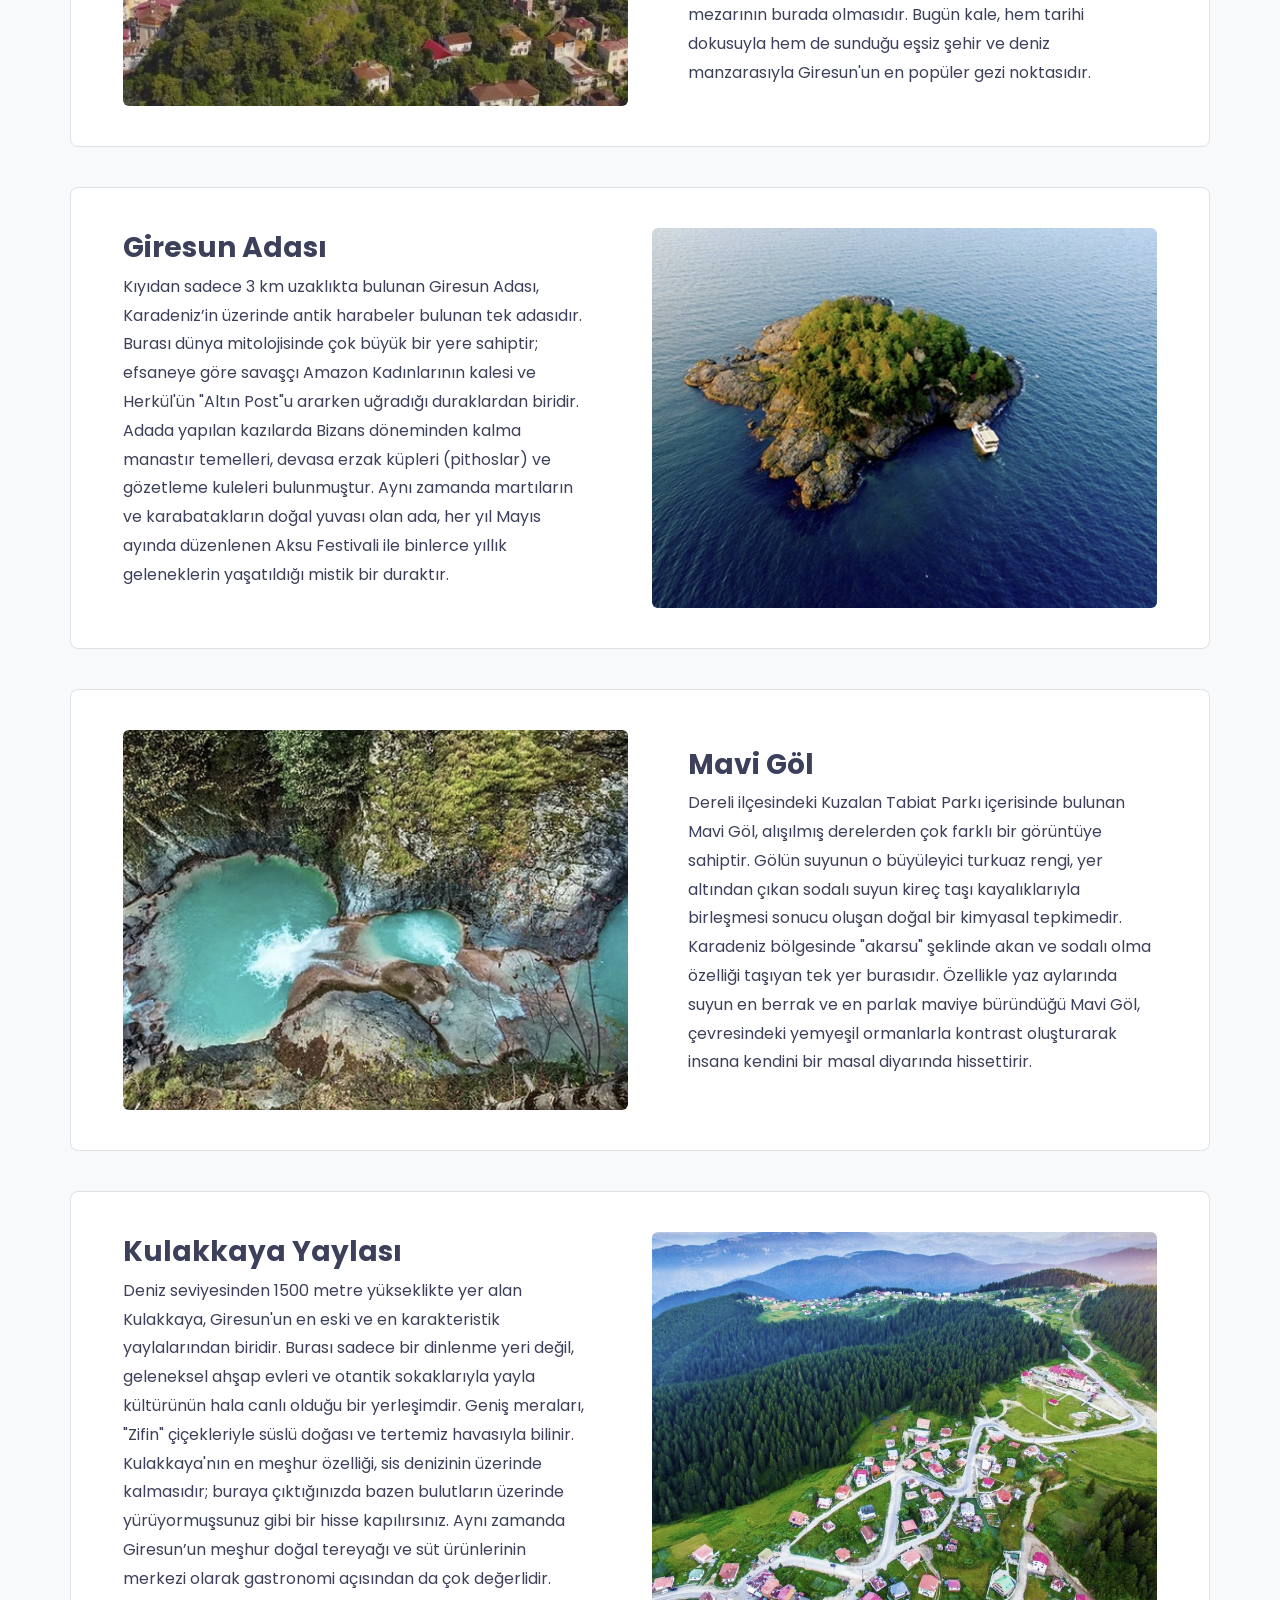
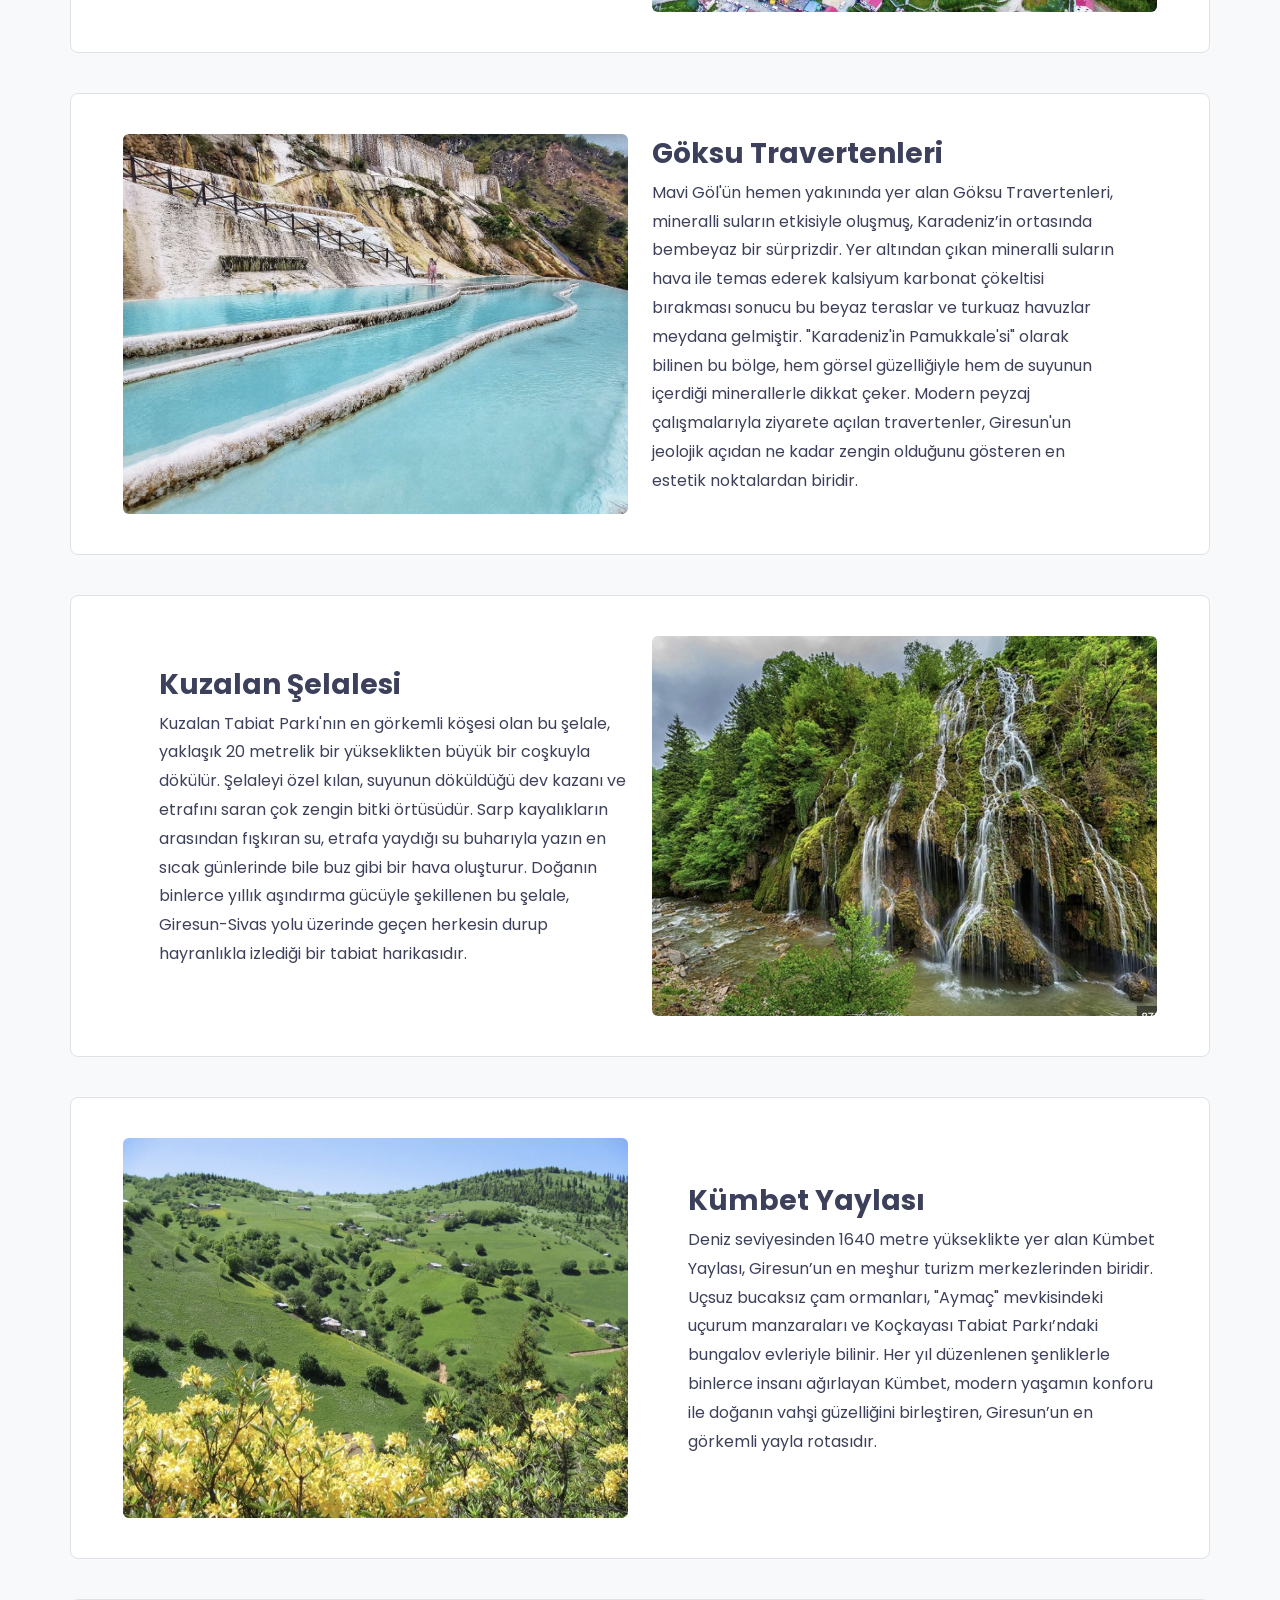
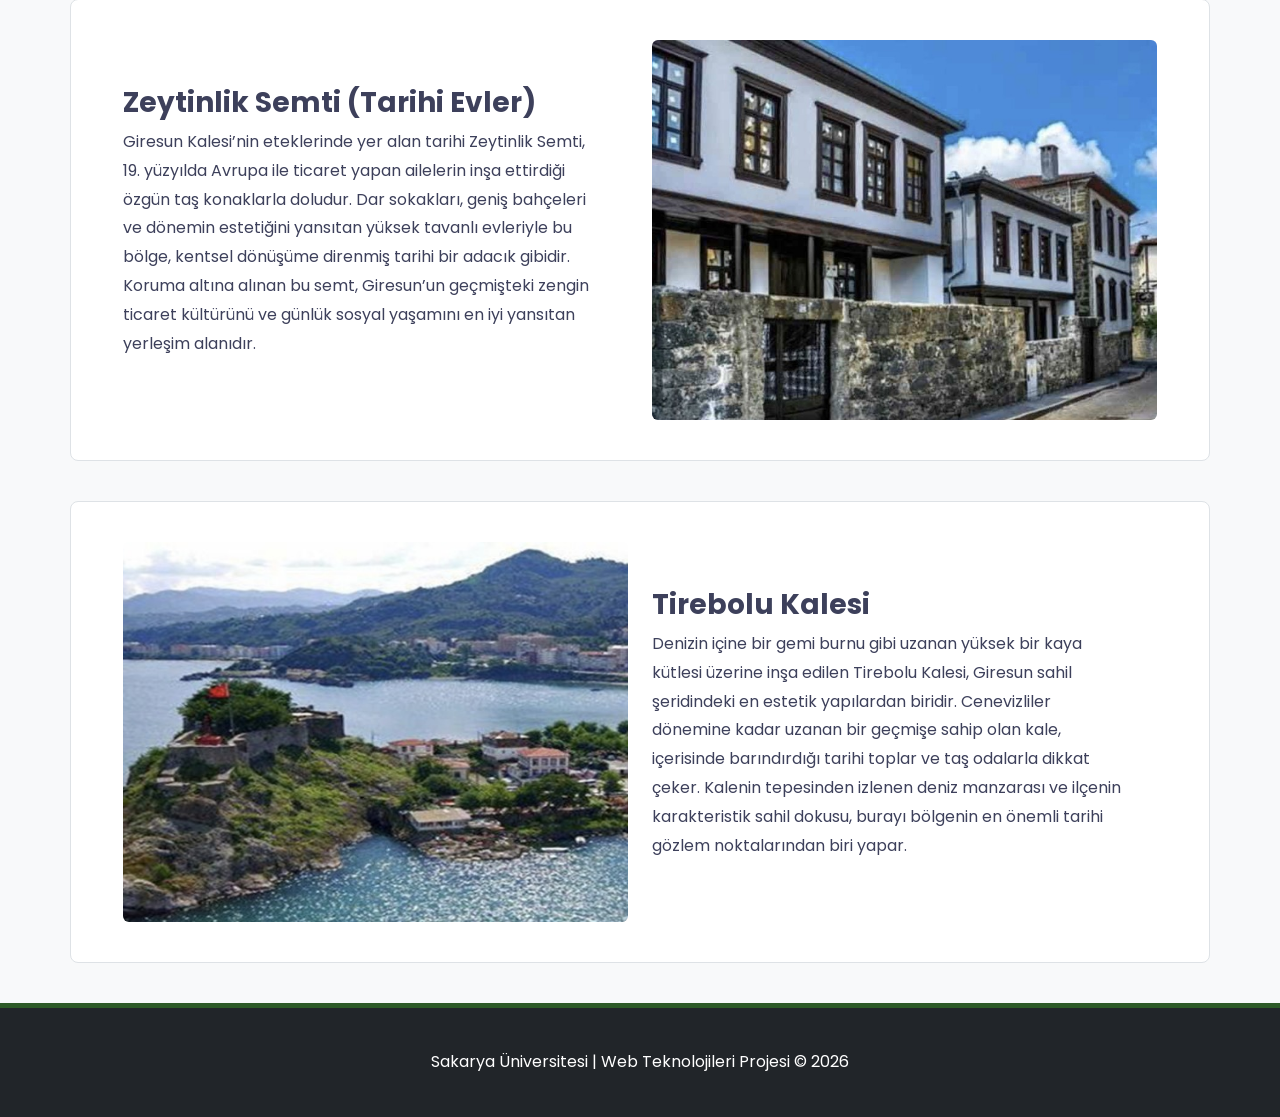
<file: sehrim.html>
<!DOCTYPE html>
<html lang="tr">
<head>
    <meta charset="UTF-8">
    <meta name="viewport" content="width=device-width, initial-scale=1.0">
    <title>Giresun | Gezilmesi Gereken Yerler</title>
    <link href="https://cdn.jsdelivr.net/npm/bootstrap@5.3.0/dist/css/bootstrap.min.css" rel="stylesheet">
    <link href="https://fonts.googleapis.com/css2?family=Poppins:wght@300;400;600;800&display=swap" rel="stylesheet">
    <style>
        :root {
            --ana-yesil: #2d5a27; /* Mirasımız sayfasıyla aynı koyu yeşil */
            --yazi: #3d405b;
            --arka-plan: #f8f9fa;
        }

        body {
            background-color: var(--arka-plan);
            color: var(--yazi);
            font-family: 'Poppins', sans-serif;
            line-height: 1.8;
        }

        .navbar {
            background-color: #212529 !important;
            border-bottom: 4px solid var(--ana-yesil);
        }

        .hero-header {
            background-color: #ffffff;
            padding: 80px 0;
            border-bottom: 1px solid #eee;
            margin-bottom: 50px;
        }

        .header-accent {
            height: 3px;
            width: 60px;
            background-color: var(--ana-yesil);
            margin-bottom: 15px;
        }

        .hero-img {
            width: 100%;
            height: 450px !important; 
            object-fit: cover;
            border-radius: 15px;
            box-shadow: 0 10px 30px rgba(0,0,0,0.1);
        }

        .place-row {
            background: #fff;
            padding: 40px;
            border: 1px solid #dee2e6;
            border-radius: 8px;
            margin-bottom: 40px;
            align-items: center;
        }

        .place-img-container img {
            width: 100%;
            height: 380px !important;
            object-fit: cover;
            border-radius: 6px;
        }

        .place-content h3 {
            color: var(--ana-yesil);
            font-weight: 700;
            border-bottom: 2px solid #f0f0f0;
            padding-bottom: 10px;
            margin-bottom: 20px;
        }

        .text-muted-bold {
            font-weight: 800;
            color: var(--ana-yesil);
            font-size: 1.1rem;
            margin-bottom: 5px;
        }

        footer {
            background-color: #212529;
            color: white;
            padding: 40px 0;
            border-top: 5px solid var(--ana-yesil);
        }
    </style>
</head>
<body>

    <nav class="navbar navbar-expand-lg navbar-dark sticky-top">
        <div class="container">
            <a class="navbar-brand fw-bold" href="index.html">Kişisel Web Sitesi</a>
            <div class="collapse navbar-collapse" id="serraNav">
                <div class="navbar-nav ms-auto">
                    <a class="nav-link" href="index.html">Anasayfa</a>
                    <a class="nav-link" href="ozgecmis.html">Özgeçmiş</a>
                    <a class="nav-link active" href="sehrim.html">Şehrim</a>
                    <a class="nav-link" href="mirasimiz.html">Mirasımız</a>
                    <a class="nav-link" href="iletisim.html">İletişim</a>
                </div>
            </div>
        </div>
    </nav>
    <header class="hero-header py-5" style="background-color: #f8f9fa; border-bottom: 5px solid #2d5a27; overflow: hidden;">
    <div class="container">
        <div class="row align-items-center">
            
            <div class="col-lg-5 pe-lg-5">
                <div class="header-accent mb-3" style="height: 5px; width: 70px; background-color: #2d5a27;"></div>
                <h1 class="display-4 fw-bold mb-4" style="color: #212529; line-height: 1.2;">
                    GİRESUN'NU KEŞFEDİN
                </h1>
                
                <p class="mb-4" style="font-size: 1.25rem; line-height: 1.8; color: #444; font-weight: 400;">
                    Hırçın dalgaların fısıldadığı hikayelerden, sisli yaylaların sessizliğine... Giresun’u sadece bir şehir değil, yaşanması gereken bir yolculuk olarak yeniden keşfedin
                </p>
                
            </div>

            <div class="col-lg-7">
                <div class="header-img-container">
                    <img src="img/gunumuzdegiresun.jpg" alt="Giresun" 
                         class="img-fluid shadow-lg w-100" 
                         style="border-radius: 10px; border: 15px solid #fff; box-shadow: 0 20px 40px rgba(0,0,0,0.15) !important; min-height: 450px; object-fit: cover;">
                </div>
            </div>

        </div>
    </div>
</header>
<section class="container my-5 py-4">
    <div class="row justify-content-center">
        <div class="col-lg-10">
            <div class="intro-bridge p-4 p-md-5 shadow-sm rounded-4" style="background-color: #ffffff; border-left: 6px solid #2d5a27;">
                <h3 class="fw-bold mb-4" style="color: #212529;">Neden Giresun'nu Ziyaret Etmelisiniz?</h3>
                
                <p class="lead-text mb-4" style="font-size: 1.15rem; line-height: 1.9; color: #444;">
                     Giresun, size sadece bir manzara vaat etmez; size bir karakter sunar. Bu şehri rotanıza eklemek için binlerce yıllık bir tarihle, doğanın en saf halinin iç içe geçtiği o eşsiz dengeyi görmek yeterlidir.
                </p>
                
                <p style="font-size: 1.1rem; line-height: 1.8; color: #666;">
                    Kalenin burçlarına çıktığınızda, Milli Mücadele’nin sarsılmaz iradesini ve şehri bir zırh gibi kuşatan Karadeniz’i iliklerinize kadar hissedersiniz. Karadeniz’in tek adasına doğru açıldığınızda ise modern dünyadan kopup mitolojik anlatıların tam ortasına düşersiniz. Giresun, sadece turkuaz gölleriyle veya sisli yaylalarıyla değil; her bir köşesinde sakladığı yaşanmışlıklarla sizi çağırıyor. Eğer aradığınız şey sadece bir gezi değil, ruhu olan bir hikayeye ortak olmaksa; şu an tam olarak doğru yerdesiniz. </p>
                
                <div class="mt-4 d-flex align-items-center">
                    <div style="height: 1px; flex-grow: 1; background-color: #dee2e6;"></div>
                    <span class="mx-3 text-muted" style="font-size: 0.9rem; letter-spacing: 2px; text-transform: uppercase;">Keşfetmeye Hemen Şimdi Başlayın</span>
                    <div style="height: 1px; flex-grow: 1; background-color: #dee2e6;"></div>
                </div>
            </div>
        </div>
    </div>
</section>    <main class="container">
        
        <div class="row place-row">
            <div class="col-md-6">
                <div class="place-img-container">
                    <img src="img/kale.jpg" alt="Giresun Kalesi">
                </div>
            </div>
            <div class="col-md-6 ps-md-5">
                <h3><strong>Giresun Kalesi</strong></h3>
                <p>Giresun Kalesi, şehri ikiye bölen dik bir kayalığın tepesinde yer alan ve M.Ö. 2. yüzyılda Pontus Kralı I. Pharnakes tarafından yaptırılan çok eski bir savunma yapısıdır. Kalenin en büyük özelliği, devasa taşların harç kullanılmadan üst üste dizilmesiyle oluşturulan (Kyklopik) surlarıdır. İçerisinde antik çağlardan kalma saray kalıntıları, dehlizler ve sarnıçlar bulunur. Burayı Giresunlular için en özel kılan şey ise Milli Mücadele kahramanı Topal Osman Ağa'nın mezarının burada olmasıdır. Bugün kale, hem tarihi dokusuyla hem de sunduğu eşsiz şehir ve deniz manzarasıyla Giresun'un en popüler gezi noktasıdır.</p>
            </div>
        </div>

        <div class="row place-row flex-md-row-reverse">
            <div class="col-md-6">
                <div class="place-img-container">
                    <img src="img/ada.jpg" alt="Giresun Adası">
                </div>
            </div>
            <div class="col-md-6 pe-md-5">
                <h3><strong>Giresun Adası</strong></h3>
                <p>Kıyıdan sadece 3 km uzaklıkta bulunan Giresun Adası, Karadeniz’in üzerinde antik harabeler bulunan tek adasıdır. Burası dünya mitolojisinde çok büyük bir yere sahiptir; efsaneye göre savaşçı Amazon Kadınlarının kalesi ve Herkül'ün "Altın Post"u ararken uğradığı duraklardan biridir. Adada yapılan kazılarda Bizans döneminden kalma manastır temelleri, devasa erzak küpleri (pithoslar) ve gözetleme kuleleri bulunmuştur. Aynı zamanda martıların ve karabatakların doğal yuvası olan ada, her yıl Mayıs ayında düzenlenen Aksu Festivali ile binlerce yıllık geleneklerin yaşatıldığı mistik bir duraktır.</p>
            </div>
        </div>

        <div class="row place-row">
            <div class="col-md-6">
                <div class="place-img-container">
                    <img src="img/mavigol.jpg" alt="Mavi Göl">
                </div>
            </div>
            <div class="col-md-6 ps-md-5">
                <h3><strong>Mavi Göl</strong></h3>
                <p>Dereli ilçesindeki Kuzalan Tabiat Parkı içerisinde bulunan Mavi Göl, alışılmış derelerden çok farklı bir görüntüye sahiptir. Gölün suyunun o büyüleyici turkuaz rengi, yer altından çıkan sodalı suyun kireç taşı kayalıklarıyla birleşmesi sonucu oluşan doğal bir kimyasal tepkimedir. Karadeniz bölgesinde "akarsu" şeklinde akan ve sodalı olma özelliği taşıyan tek yer burasıdır. Özellikle yaz aylarında suyun en berrak ve en parlak maviye büründüğü Mavi Göl, çevresindeki yemyeşil ormanlarla kontrast oluşturarak insana kendini bir masal diyarında hissettirir.</p>
            </div>
        </div>
        <div class="row place-row flex-md-row-reverse">
            <div class="col-md-6">
                <div class="place-img-container">
                    <img src="img/kulakkaya.jpg" alt="Kulakkaya Yaylası">
                </div>
            </div>
            <div class="col-md-6 pe-md-5">
                <h3><strong>Kulakkaya Yaylası</strong></h3>
                <p>Deniz seviyesinden 1500 metre yükseklikte yer alan Kulakkaya, Giresun'un en eski ve en karakteristik yaylalarından biridir. Burası sadece bir dinlenme yeri değil, geleneksel ahşap evleri ve otantik sokaklarıyla yayla kültürünün hala canlı olduğu bir yerleşimdir. Geniş meraları, "Zifin" çiçekleriyle süslü doğası ve tertemiz havasıyla bilinir. Kulakkaya'nın en meşhur özelliği, sis denizinin üzerinde kalmasıdır; buraya çıktığınızda bazen bulutların üzerinde yürüyormuşsunuz gibi bir hisse kapılırsınız. Aynı zamanda Giresun’un meşhur doğal tereyağı ve süt ürünlerinin merkezi olarak gastronomi açısından da çok değerlidir.</p>
            </div>
        </div>


        <div class="row place-row ">
            <div class="col-md-6">
                <div class="place-img-container">
                    <img src="img/traverten.jpg" alt="Göksu Travertenleri">
                </div>
            </div>
            <div class="col-md-6 pe-md-5">
                <h3><strong>Göksu Travertenleri</strong></h3>
                <p>Mavi Göl'ün hemen yakınında yer alan Göksu Travertenleri, mineralli suların etkisiyle oluşmuş, Karadeniz’in ortasında bembeyaz bir sürprizdir. Yer altından çıkan mineralli suların hava ile temas ederek kalsiyum karbonat çökeltisi bırakması sonucu bu beyaz teraslar ve turkuaz havuzlar meydana gelmiştir. "Karadeniz'in Pamukkale'si" olarak bilinen bu bölge, hem görsel güzelliğiyle hem de suyunun içerdiği minerallerle dikkat çeker. Modern peyzaj çalışmalarıyla ziyarete açılan travertenler, Giresun'un jeolojik açıdan ne kadar zengin olduğunu gösteren en estetik noktalardan biridir.</p>
        </div>
        </div>

        <div class="row place-row flex-md-row-reverse">
            <div class="col-md-6">
                <div class="place-img-container">
                    <img src="img/kuzalan.jpg" alt="Kuzalan Şelalesi">
                </div>
            </div>

            <div class="col-md-6 ps-md-5">
                <h3><strong>Kuzalan Şelalesi</strong></h3>
                <p>Kuzalan Tabiat Parkı'nın en görkemli köşesi olan bu şelale, yaklaşık 20 metrelik bir yükseklikten büyük bir coşkuyla dökülür. Şelaleyi özel kılan, suyunun döküldüğü dev kazanı ve etrafını saran çok zengin bitki örtüsüdür. Sarp kayalıkların arasından fışkıran su, etrafa yaydığı su buharıyla yazın en sıcak günlerinde bile buz gibi bir hava oluşturur. Doğanın binlerce yıllık aşındırma gücüyle şekillenen bu şelale, Giresun-Sivas yolu üzerinde geçen herkesin durup hayranlıkla izlediği bir tabiat harikasıdır.</p>
            </div>
        </div>
         <div class="row place-row">
            <div class="col-md-6">
                <div class="place-img-container">
                    <img src="img/kumbetyaylası.jpg" alt="Kümbet Yaylası">
                </div>
            </div>
            <div class="col-md-6 ps-md-5">
                <h3><strong>Kümbet Yaylası</strong></h3>
                <p>Deniz seviyesinden 1640 metre yükseklikte yer alan Kümbet Yaylası, Giresun’un en meşhur turizm merkezlerinden biridir. Uçsuz bucaksız çam ormanları, "Aymaç" mevkisindeki uçurum manzaraları ve Koçkayası Tabiat Parkı’ndaki bungalov evleriyle bilinir. Her yıl düzenlenen şenliklerle binlerce insanı ağırlayan Kümbet, modern yaşamın konforu ile doğanın vahşi güzelliğini birleştiren, Giresun’un en görkemli yayla rotasıdır.</p>
            </div>
        </div>
        <div class="row place-row flex-md-row-reverse">
            <div class="col-md-6">
                <div class="place-img-container">
                    <img src="img/zeytinlikevleri.jpg" alt="Tarihi Zeytinlik Evleri">
                </div>
            </div>
            <div class="col-md-6 pe-md-5">
                <h3><strong>Zeytinlik Semti (Tarihi Evler)</strong></h3>
                <p>Giresun Kalesi’nin eteklerinde yer alan tarihi Zeytinlik Semti, 19. yüzyılda Avrupa ile ticaret yapan ailelerin inşa ettirdiği özgün taş konaklarla doludur. Dar sokakları, geniş bahçeleri ve dönemin estetiğini yansıtan yüksek tavanlı evleriyle bu bölge, kentsel dönüşüme direnmiş tarihi bir adacık gibidir. Koruma altına alınan bu semt, Giresun’un geçmişteki zengin ticaret kültürünü ve günlük sosyal yaşamını en iyi yansıtan yerleşim alanıdır.</p>
            </div>
        </div>

        <div class="row place-row">
            <div class="col-md-6">
                <div class="place-img-container">
                    <img src="img/tirebolukalesi.jpg" alt="Tirebolu Kalesi">
                </div>
            </div>
            <div class="col-md-6 pe-md-5">
                <h3><strong>Tirebolu Kalesi</strong></h3>
                <p>Denizin içine bir gemi burnu gibi uzanan yüksek bir kaya kütlesi üzerine inşa edilen Tirebolu Kalesi, Giresun sahil şeridindeki en estetik yapılardan biridir. Cenevizliler dönemine kadar uzanan bir geçmişe sahip olan kale, içerisinde barındırdığı tarihi toplar ve taş odalarla dikkat çeker. Kalenin tepesinden izlenen deniz manzarası ve ilçenin karakteristik sahil dokusu, burayı bölgenin en önemli tarihi gözlem noktalarından biri yapar.</p>
            </div>
        </div>

        
    </main>

    <footer class="text-center">
        <p class="mb-0">Sakarya Üniversitesi | Web Teknolojileri Projesi &copy; 2026</p>
    </footer>

    <script src="https://cdn.jsdelivr.net/npm/bootstrap@5.3.0/dist/js/bootstrap.bundle.min.js"></script>
</body>
</html>
</file>
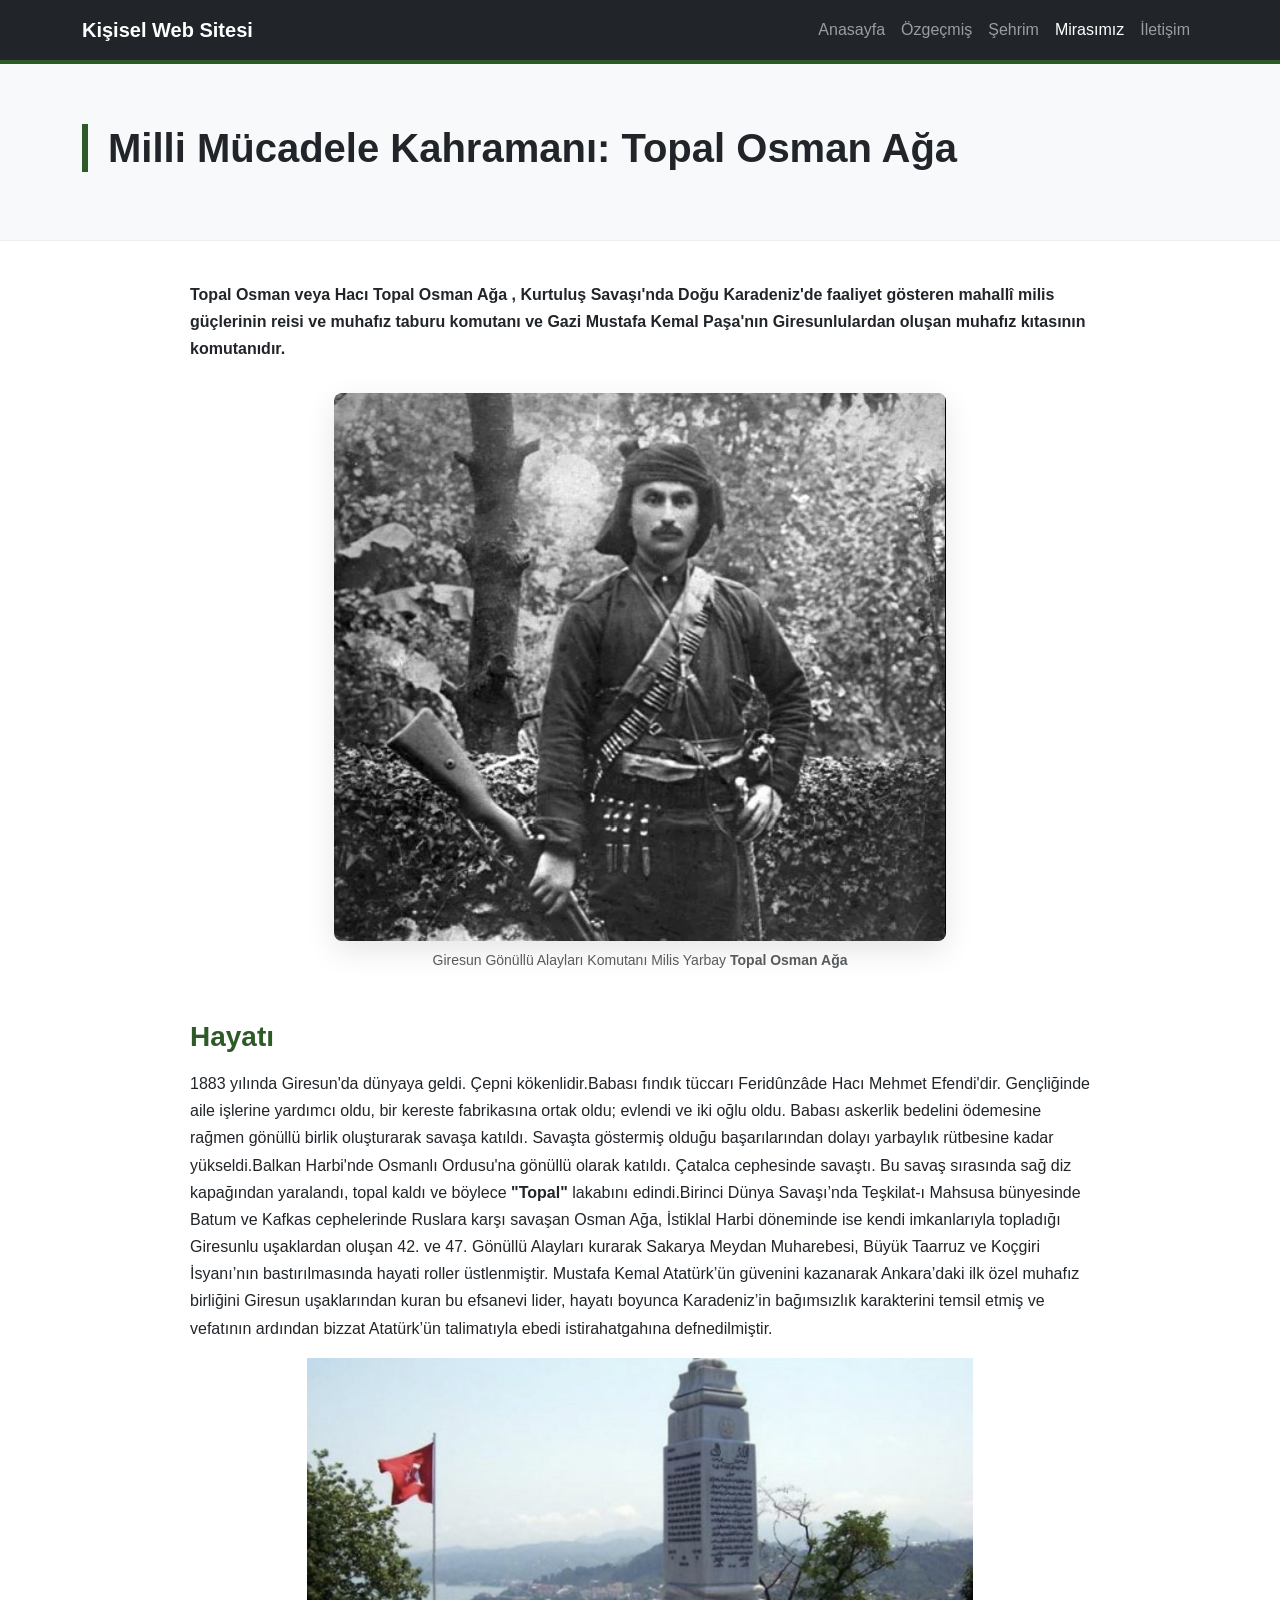
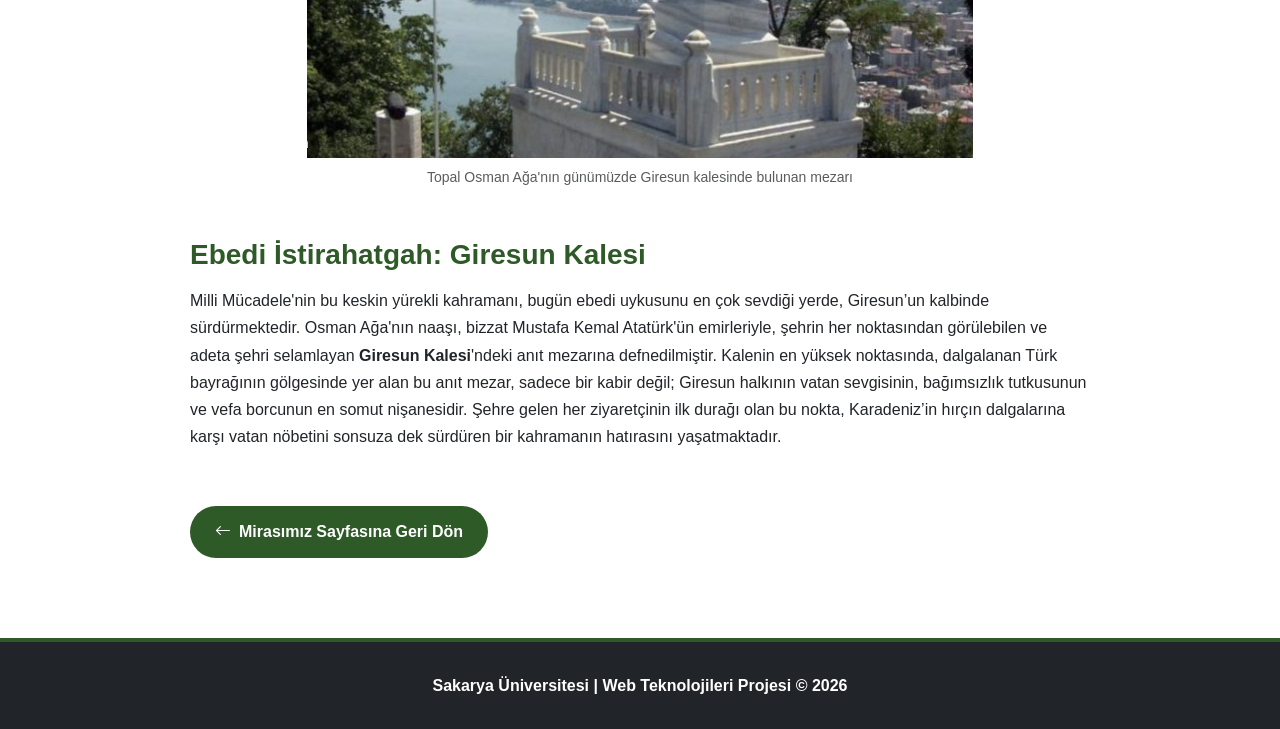
<file: topalosmanaga.html>
<!DOCTYPE html>
<html lang="tr">
<head>
    <meta charset="UTF-8">
    <meta name="viewport" content="width=device-width, initial-scale=1.0">
    <title>Topal Osman Ağa | Milli Mücadele</title>
    <link href="https://cdn.jsdelivr.net/npm/bootstrap@5.3.0/dist/css/bootstrap.min.css" rel="stylesheet">
    <link rel="stylesheet" href="https://cdn.jsdelivr.net/npm/bootstrap-icons@1.10.0/font/bootstrap-icons.css">
    <style>
        :root {
            --ana-yesil: #2d5a27; /* Giresun Yeşili */
            --koyu: #212529;
        }

        body {
            background-color: #ffffff;
            font-family: 'Segoe UI', Tahoma, Geneva, Verdana, sans-serif;
            color: var(--koyu);
            line-height: 1.7;
        }

        /* Navigasyon - Diğer sayfalarla %100 uyumlu */
        .navbar { 
            background-color: var(--koyu) !important; 
            border-bottom: 4px solid var(--ana-yesil);
        }

        /* Başlık Alanı */
        .page-header {
            padding: 60px 0;
            background-color: #f8f9fa;
            border-bottom: 1px solid #eee;
            margin-bottom: 40px;
        }

        .header-title {
            border-left: 6px solid var(--ana-yesil);
            padding-left: 20px;
            font-weight: 800;
        }

        /* İçerik Alanı */
        .content-body {
            max-width: 900px;
            margin: 0 auto;
        }

        .img-container {
            margin: 30px 0;
            text-align: center;
        }

        .img-container img {
            max-width: 100%;
            height: auto;
            border-radius: 8px;
            box-shadow: 0 10px 30px rgba(0,0,0,0.1);
        }

        /* Dönüş Butonu */
        .btn-back {
            display: inline-flex;
            align-items: center;
            background-color: var(--ana-yesil);
            color: white;
            padding: 12px 25px;
            border-radius: 50px;
            text-decoration: none;
            font-weight: 600;
            transition: 0.3s;
            margin-top: 40px;
        }

        .btn-back:hover {
            background-color: var(--koyu);
            color: white;
            transform: translateX(-5px);
        }

        /* Footer */
        .footer-full {
            background-color: var(--koyu);
            color: white;
            border-top: 4px solid var(--ana-yesil);
            padding: 30px 0;
            margin-top: 80px;
        }
    </style>
</head>
<body>

<nav class="navbar navbar-expand-lg navbar-dark sticky-top">
    <div class="container">
        <a class="navbar-brand fw-bold" href="index.html">Kişisel Web Sitesi</a>
        <div class="navbar-nav ms-auto">
            <a class="nav-link" href="index.html">Anasayfa</a>
            <a class="nav-link" href="ozgecmis.html">Özgeçmiş</a>
            <a class="nav-link" href="sehrim.html">Şehrim</a>
            <a class="nav-link active" href="mirasimiz.html">Mirasımız</a>
            <a class="nav-link" href="iletisim.html">İletişim</a>
        </div>
    </div>
</nav>

<header class="page-header">
    <div class="container">
        <h1 class="header-title">Milli Mücadele Kahramanı: Topal Osman Ağa</h1>
      </div>
</header>

<main class="container">
    <div class="content-body">
        <p><b>
           Topal Osman veya Hacı Topal Osman Ağa , Kurtuluş Savaşı'nda Doğu Karadeniz'de faaliyet gösteren mahallî milis güçlerinin reisi ve muhafız taburu komutanı ve Gazi Mustafa Kemal Paşa'nın Giresunlulardan oluşan muhafız kıtasının komutanıdır.  </b> </p>

        <div class="img-container">
            <img src="img/topalosmanaga.jpg" alt="Topal Osman Ağa">
            <p class="small text-muted mt-2">Giresun Gönüllü Alayları Komutanı Milis Yarbay <b>Topal Osman Ağa</b></p>
        </div>

        <h3 class="fw-bold mt-5 mb-3" style="color: var(--ana-yesil);">Hayatı</h3>
        <p>1883 yılında Giresun'da dünyaya geldi. Çepni kökenlidir.Babası fındık tüccarı Feridûnzâde Hacı Mehmet Efendi'dir. Gençliğinde aile işlerine yardımcı oldu, bir kereste fabrikasına ortak oldu; evlendi ve iki oğlu oldu. Babası askerlik bedelini ödemesine rağmen gönüllü birlik oluşturarak savaşa katıldı. Savaşta göstermiş olduğu başarılarından dolayı yarbaylık rütbesine kadar yükseldi.Balkan Harbi'nde Osmanlı Ordusu'na gönüllü olarak katıldı. Çatalca cephesinde savaştı. Bu savaş sırasında sağ diz kapağından yaralandı, topal kaldı ve böylece <strong>"Topal" </strong>lakabını edindi.Birinci Dünya Savaşı’nda Teşkilat-ı Mahsusa bünyesinde Batum ve Kafkas cephelerinde Ruslara karşı savaşan Osman Ağa, İstiklal Harbi döneminde ise kendi imkanlarıyla topladığı Giresunlu uşaklardan oluşan 42. ve 47. Gönüllü Alayları kurarak Sakarya Meydan Muharebesi, Büyük Taarruz ve Koçgiri İsyanı’nın bastırılmasında hayati roller üstlenmiştir. Mustafa Kemal Atatürk’ün güvenini kazanarak Ankara’daki ilk özel muhafız birliğini Giresun uşaklarından kuran bu efsanevi lider, hayatı boyunca Karadeniz’in bağımsızlık karakterini temsil etmiş ve vefatının ardından bizzat Atatürk’ün talimatıyla ebedi istirahatgahına defnedilmiştir.
        </p>
        
        <center><img src="img/topalosmanmezarı.jpg" alt="Topal Osman Ağa'nın Giresun kalesinde bulunan mezarı " height="400"></center>
        <center><p class="small text-muted mt-2">Topal Osman Ağa'nın günümüzde Giresun kalesinde bulunan mezarı</p></center>
       
        <h3 class="fw-bold mt-5 mb-3" style="color: var(--ana-yesil);">Ebedi İstirahatgah: Giresun Kalesi</h3>
<p>
    Milli Mücadele'nin bu keskin yürekli kahramanı, bugün ebedi uykusunu en çok sevdiği yerde, Giresun’un kalbinde sürdürmektedir. Osman Ağa'nın naaşı, bizzat Mustafa Kemal Atatürk'ün emirleriyle, şehrin her noktasından görülebilen ve adeta şehri selamlayan <strong>Giresun Kalesi</strong>'ndeki anıt mezarına defnedilmiştir. Kalenin en yüksek noktasında, dalgalanan Türk bayrağının gölgesinde yer alan bu anıt mezar, sadece bir kabir değil; Giresun halkının vatan sevgisinin, bağımsızlık tutkusunun ve vefa borcunun en somut nişanesidir. Şehre gelen her ziyaretçinin ilk durağı olan bu nokta, Karadeniz’in hırçın dalgalarına karşı vatan nöbetini sonsuza dek sürdüren bir kahramanın hatırasını yaşatmaktadır.
</p>

        <a href="mirasimiz.html" class="btn-back">
            <i class="bi bi-arrow-left me-2"></i> Mirasımız Sayfasına Geri Dön
        </a>
    </div>
</main>

<footer class="footer-full text-center">
    <div class="container">
        <p class="mb-0 fw-bold">Sakarya Üniversitesi | Web Teknolojileri Projesi &copy; 2026</p>
         </div>
</footer>

<script src="https://cdn.jsdelivr.net/npm/bootstrap@5.3.0/dist/js/bootstrap.bundle.min.js"></script>
</body>
</html>
</file>
